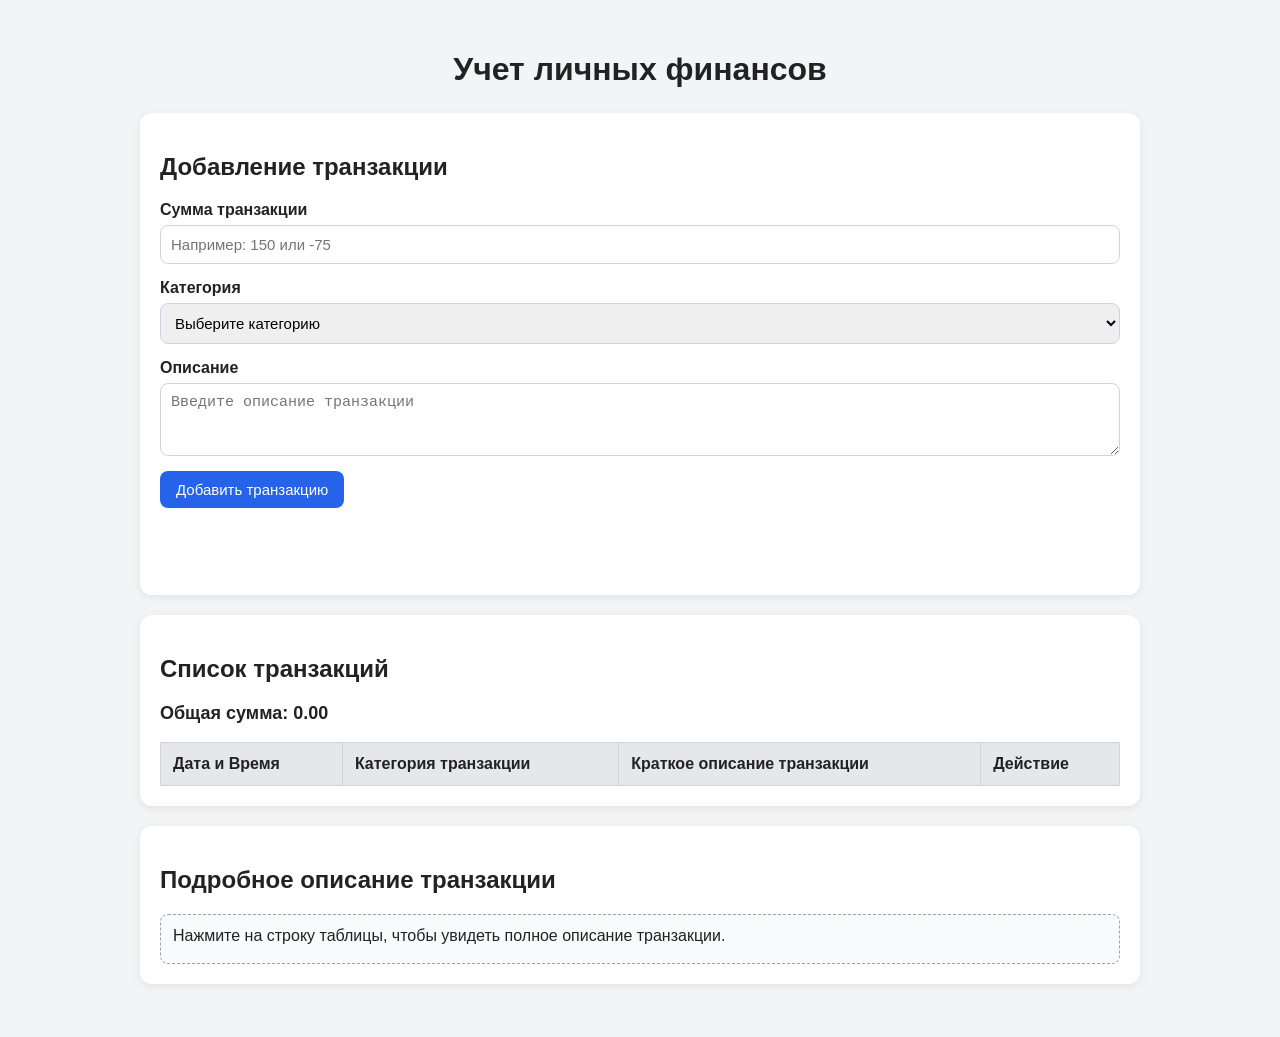
<file: index.html>
<!DOCTYPE html>
<html lang="ru">
  <head>
    <meta charset="UTF-8" />
    <meta name="viewport" content="width=device-width, initial-scale=1.0" />
    <title>Учет личных финансов</title>
    <link rel="stylesheet" href="./style.css" />
  </head>
  <body>
    <main class="container">
      <h1>Учет личных финансов</h1>

      <section class="card">
        <h2>Добавление транзакции</h2>

        <form id="transaction-form" class="transaction-form">
          <label>
            Сумма транзакции
            <input
              id="amount"
              type="number"
              step="0.01"
              placeholder="Например: 150 или -75"
              required
            />
          </label>

          <label>
            Категория
            <select id="category" required>
              <option value="">Выберите категорию</option>
              <option value="Зарплата">Зарплата</option>
              <option value="Продукты">Продукты</option>
              <option value="Транспорт">Транспорт</option>
              <option value="Развлечения">Развлечения</option>
              <option value="Другое">Другое</option>
            </select>
          </label>

          <label>
            Описание
            <textarea
              id="description"
              rows="3"
              placeholder="Введите описание транзакции"
              required
            ></textarea>
          </label>

          <button type="submit">Добавить транзакцию</button>
          <p id="form-error" class="error-message"></p>
        </form>
      </section>

      <section class="card">
        <h2>Список транзакций</h2>

        <p class="total">
          Общая сумма:
          <span id="total-amount">0.00</span>
        </p>

        <table id="transactions-table">
          <thead>
            <tr>
              <th>Дата и Время</th>
              <th>Категория транзакции</th>
              <th>Краткое описание транзакции</th>
              <th>Действие</th>
            </tr>
          </thead>
          <tbody id="transactions-body"></tbody>
        </table>
      </section>

      <section class="card">
        <h2>Подробное описание транзакции</h2>
        <div id="transaction-details" class="details">
          Нажмите на строку таблицы, чтобы увидеть полное описание транзакции.
        </div>
      </section>
    </main>

    <script type="module" src="./src/index.js"></script>
  </body>
</html>
</file>
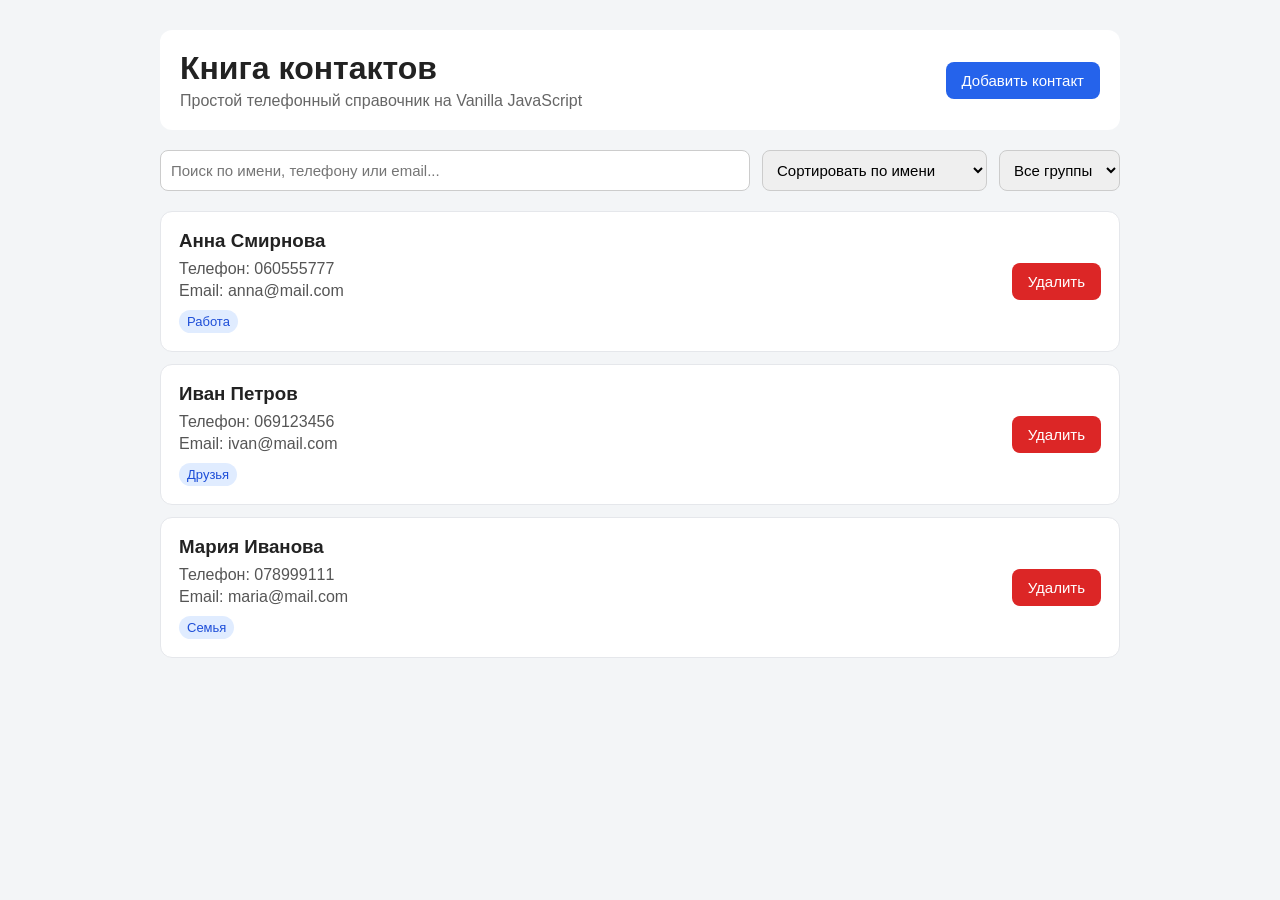
<file: contact-book/index.html>
<!DOCTYPE html>
<html lang="ru">
<head>
    <meta charset="UTF-8">
    <meta name="viewport" content="width=device-width, initial-scale=1.0">
    <title>Книга контактов</title>
    <link rel="stylesheet" href="style.css">
</head>
<body>

    <div class="app">
        <header class="header">
            <div>
                <h1>Книга контактов</h1>
                <p>Простой телефонный справочник на Vanilla JavaScript</p>
            </div>

            <button id="openModalBtn" class="btn btn-primary">
                Добавить контакт
            </button>
        </header>

        <section class="controls">
            <input
                type="text"
                id="searchInput"
                placeholder="Поиск по имени, телефону или email..."
            >

            <select id="sortSelect">
                <option value="name">Сортировать по имени</option>
                <option value="phone">Сортировать по телефону</option>
                <option value="email">Сортировать по email</option>
            </select>

            <select id="filterSelect">
                <option value="all">Все группы</option>
                <option value="Семья">Семья</option>
                <option value="Друзья">Друзья</option>
                <option value="Работа">Работа</option>
            </select>
        </section>

        <main>
            <div id="contactsList" class="contacts-list"></div>
        </main>
    </div>

    <div id="modal" class="modal hidden">
        <div class="modal-content">
            <div class="modal-header">
                <h2>Добавить контакт</h2>
                <button id="closeModalBtn" class="close-btn">&times;</button>
            </div>

            <form id="contactForm">
                <label>
                    Имя:
                    <input type="text" id="nameInput" placeholder="Например: Иван">
                </label>

                <label>
                    Телефон:
                    <input type="text" id="phoneInput" placeholder="Например: 069123456">
                </label>

                <label>
                    Email:
                    <input type="text" id="emailInput" placeholder="Например: test@mail.com">
                </label>

                <label>
                    Группа:
                    <select id="groupInput">
                        <option value="">Выберите группу</option>
                        <option value="Семья">Семья</option>
                        <option value="Друзья">Друзья</option>
                        <option value="Работа">Работа</option>
                    </select>
                </label>

                <p id="formError" class="error"></p>

                <button type="submit" class="btn btn-primary">
                    Сохранить
                </button>
            </form>
        </div>
    </div>

    <script type="module" src="js/main.js"></script>
</body>
</html>
</file>
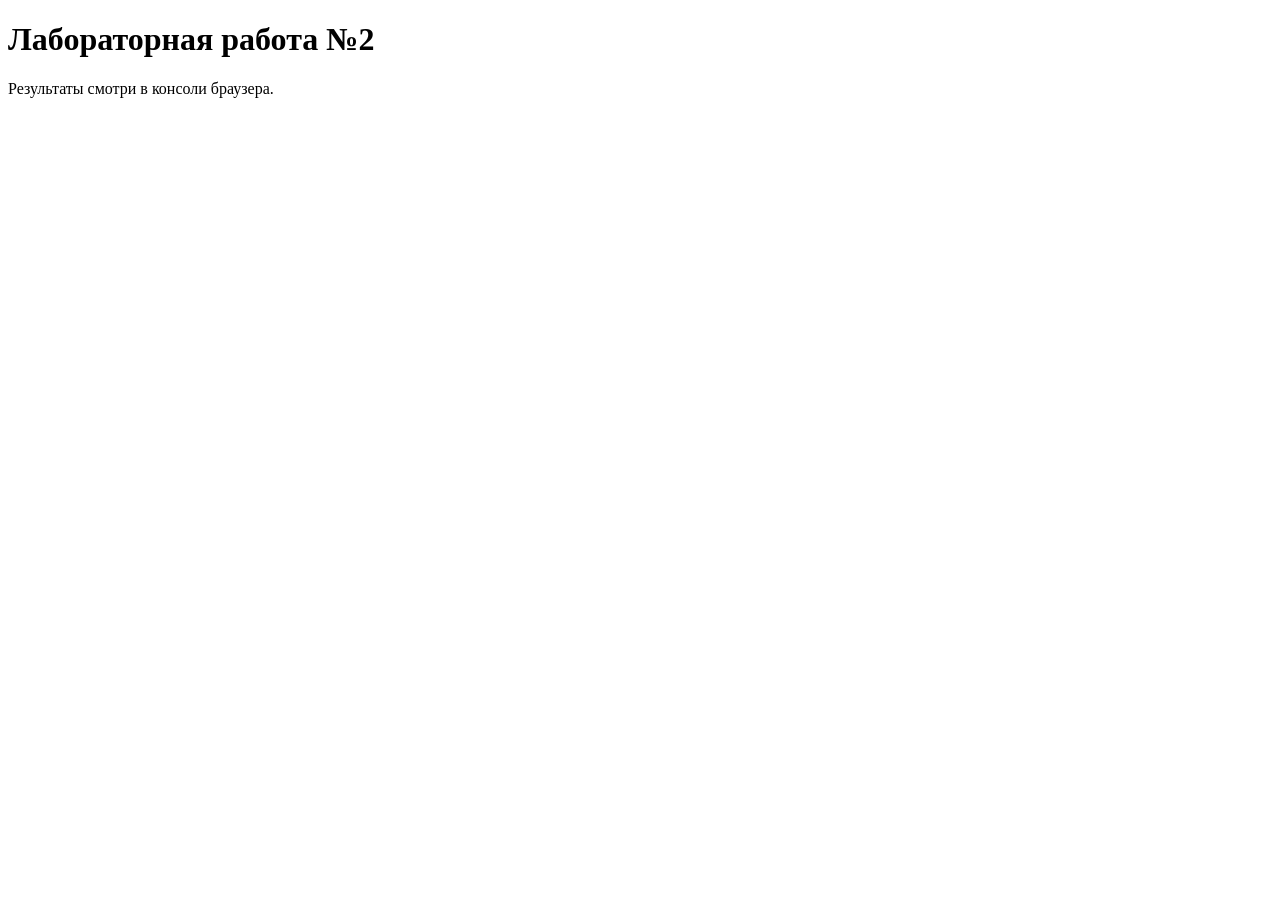
<file: JS_Lab2_BoretEduard_IAFR2503R/index.html>
<!DOCTYPE html>
<html lang="ru">
<head>
    <meta charset="UTF-8">
    <title>Лабораторная работа №2</title>
</head>
<body>
    <h1>Лабораторная работа №2</h1>
    <p>Результаты смотри в консоли браузера.</p>

    <script src="main.js"></script>
</body>
</html>
</file>
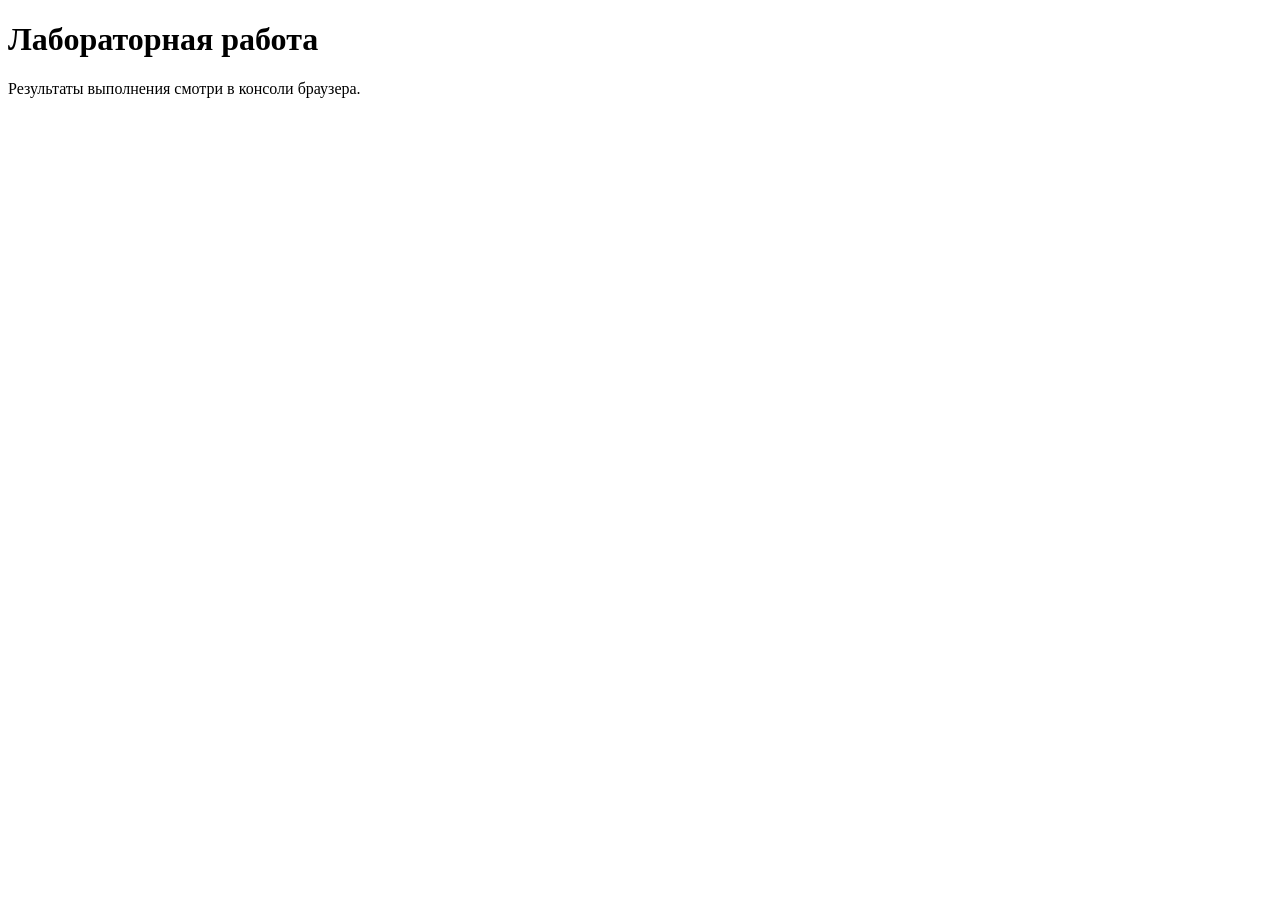
<file: JS_Lab3_BoretEduard_IAFR2503R/index.html>
<!DOCTYPE html>
<html lang="ru">
<head>
    <meta charset="UTF-8">
    <title>Лабораторная работа</title>
</head>
<body>
    <h1>Лабораторная работа</h1>
    <p>Результаты выполнения смотри в консоли браузера.</p>

    <script src="main.js"></script>
</body>
</html>
</file>
<file: style.css>
* {
  box-sizing: border-box;
}

body {
  margin: 0;
  font-family: Arial, sans-serif;
  background-color: #f3f4f6;
  color: #222;
}

.container {
  width: min(1000px, 94%);
  margin: 0 auto;
  padding: 30px 0;
}

h1 {
  text-align: center;
  margin-bottom: 25px;
}

.card {
  background-color: #ffffff;
  border-radius: 12px;
  padding: 20px;
  margin-bottom: 20px;
  box-shadow: 0 2px 8px rgba(0, 0, 0, 0.08);
}

.transaction-form {
  display: grid;
  gap: 15px;
}

label {
  display: grid;
  gap: 6px;
  font-weight: 600;
}

input,
select,
textarea {
  width: 100%;
  padding: 10px;
  border: 1px solid #cbd5e1;
  border-radius: 8px;
  font-size: 15px;
}

button {
  width: fit-content;
  padding: 10px 16px;
  border: none;
  border-radius: 8px;
  background-color: #2563eb;
  color: white;
  font-size: 15px;
  cursor: pointer;
}

button:hover {
  background-color: #1d4ed8;
}

.delete-button {
  background-color: #dc2626;
}

.delete-button:hover {
  background-color: #b91c1c;
}

table {
  width: 100%;
  border-collapse: collapse;
  margin-top: 15px;
}

th,
td {
  padding: 12px;
  border: 1px solid #d1d5db;
  text-align: left;
}

th {
  background-color: #e5e7eb;
}

.transaction-income {
  background-color: #dcfce7;
}

.transaction-expense {
  background-color: #fee2e2;
}

.transaction-income:hover,
.transaction-expense:hover {
  outline: 2px solid #64748b;
  cursor: pointer;
}

.total {
  font-size: 18px;
  font-weight: 700;
}

.error-message {
  min-height: 20px;
  color: #dc2626;
  font-weight: 600;
}

.details {
  min-height: 50px;
  padding: 12px;
  border: 1px dashed #94a3b8;
  border-radius: 8px;
  background-color: #f8fafc;
}
</file>
<file: contact-book/style.css>
* {
box-sizing: border-box;
}

body {
    margin: 0;
    font-family: Arial, sans-serif;
    background: #f3f5f7;
    color: #222;
}

.app {
    max-width: 1000px;
    margin: 0 auto;
    padding: 30px 20px;
}

.header {
    display: flex;
    justify-content: space-between;
    align-items: center;
    gap: 20px;
    background: white;
    padding: 20px;
    border-radius: 12px;
    margin-bottom: 20px;
}

.header h1 {
    margin: 0 0 5px;
}

.header p {
    margin: 0;
    color: #666;
}

.btn {
    border: none;
    padding: 10px 16px;
    border-radius: 8px;
    cursor: pointer;
    font-size: 15px;
}

.btn-primary {
    background: #2563eb;
    color: white;
}

.btn-primary:hover {
    background: #1d4ed8;
}

.btn-danger {
    background: #dc2626;
    color: white;
}

.btn-danger:hover {
    background: #b91c1c;
}

.controls {
    display: flex;
    gap: 12px;
    margin-bottom: 20px;
}

.controls input,
.controls select {
    padding: 10px;
    border: 1px solid #ccc;
    border-radius: 8px;
    font-size: 15px;
}

.controls input {
    flex: 1;
}

.contacts-list {
    display: flex;
    flex-direction: column;
    gap: 12px;
}

.contact-card {
    display: flex;
    justify-content: space-between;
    align-items: center;
    gap: 15px;
    background: white;
    padding: 18px;
    border-radius: 12px;
    border: 1px solid #e5e7eb;
}

.contact-info h3 {
    margin: 0 0 8px;
}

.contact-info p {
    margin: 4px 0;
    color: #555;
}

.group {
    display: inline-block;
    margin-top: 6px;
    padding: 4px 8px;
    border-radius: 20px;
    background: #e0ecff;
    color: #1d4ed8;
    font-size: 13px;
}

.empty-text {
    text-align: center;
    background: white;
    padding: 30px;
    border-radius: 12px;
    color: #666;
}

.modal {
    position: fixed;
    inset: 0;
    background: rgba(0, 0, 0, 0.45);
    display: flex;
    justify-content: center;
    align-items: center;
}

.hidden {
    display: none;
}

.modal-content {
    width: 100%;
    max-width: 420px;
    background: white;
    border-radius: 12px;
    padding: 20px;
}

.modal-header {
    display: flex;
    justify-content: space-between;
    align-items: center;
}

.modal-header h2 {
    margin: 0;
}

.close-btn {
    border: none;
    background: none;
    font-size: 28px;
    cursor: pointer;
}

form {
    display: flex;
    flex-direction: column;
    gap: 12px;
    margin-top: 20px;
}

form label {
    display: flex;
    flex-direction: column;
    gap: 5px;
    font-size: 14px;
}

form input,
    form select {
        padding: 10px;
        border: 1px solid #ccc;
        border-radius: 8px;
    }

    .error {
        color: #dc2626;
        margin: 0;
        min-height: 20px;
    }

    @media (max-width: 700px) {
        .header,
        .controls,
        .contact-card {
            flex-direction: column;
            align-items: stretch;
        }

        .controls input {
            width: 100%;
        }
    }
</file>
